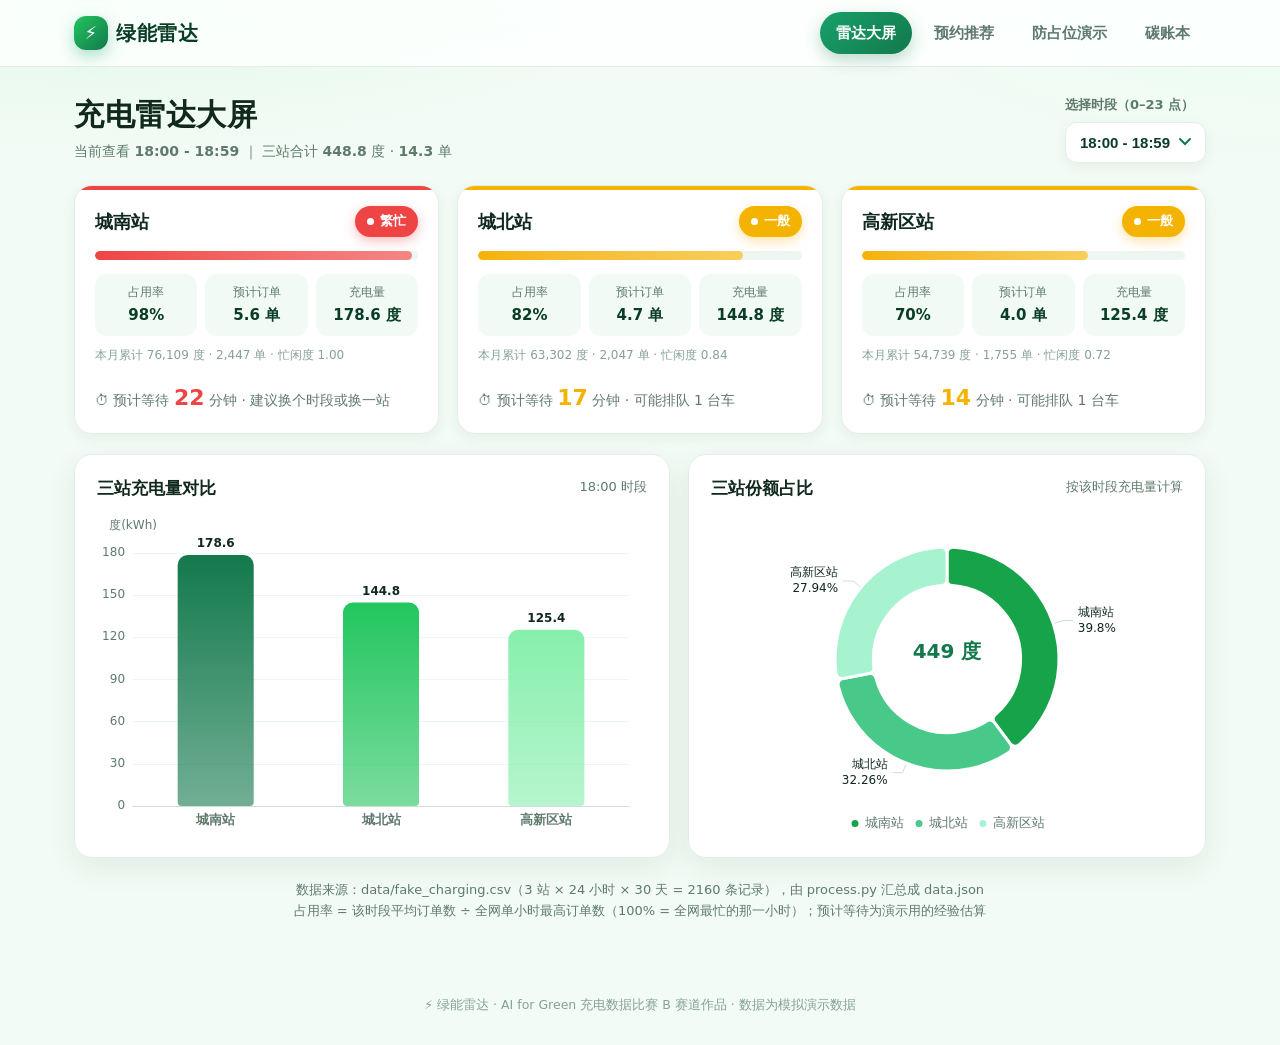
<file: index.html>
<!DOCTYPE html>
<html lang="zh-CN">
<head>
<meta charset="UTF-8">
<meta name="viewport" content="width=device-width, initial-scale=1">
<title>雷达大屏 · 绿能雷达</title>
<!-- 用内联 SVG 做网站图标，避免浏览器去请求 favicon.ico 而在控制台报 404 -->
<link rel="icon" href="data:image/svg+xml,<svg xmlns='http://www.w3.org/2000/svg' viewBox='0 0 64 64'><rect width='64' height='64' rx='16' fill='%2313794c'/><path d='M37 8 20 37h11l-4 19 17-26H33z' fill='%23a7f3d0'/></svg>">
<link rel="stylesheet" href="css/style.css">
</head>
<body>

<!-- ===== 顶部导航栏：4 个页面完全一样，只是 active 类跟着页面走 ===== -->
<header class="nav">
  <div class="nav-inner">
    <a class="logo" href="index.html"><span class="logo-bolt">⚡</span>绿能雷达</a>
    <nav class="nav-links">
      <a href="index.html" class="active">雷达大屏</a>
      <a href="recommend.html">预约推荐</a>
      <a href="demo.html">防占位演示</a>
      <a href="carbon.html">碳账本</a>
    </nav>
  </div>
</header>

<main class="container">

  <!-- ===== 标题区：左边标题，右边时间选择下拉框 ===== -->
  <section class="page-head">
    <div>
      <h1>充电雷达大屏</h1>
      <p class="subtitle" id="hourSummary">选择任意时段，看三个场站此刻的忙闲</p>
    </div>
    <div class="field">
      <label for="hourSelect">选择时段（0–23 点）</label>
      <select id="hourSelect" aria-label="选择时段"></select>
    </div>
  </section>

  <!-- 数据加载失败时这里会亮起来（默认隐藏） -->
  <div class="alert"></div>

  <!-- ===== 3 张场站状态卡片（内容由 JS 根据选中的小时生成） ===== -->
  <section class="station-grid" id="stationCards" aria-live="polite"></section>

  <!-- ===== 并排两张图：柱状图（充电量对比） + 饼图（份额） ===== -->
  <section class="chart-grid" style="margin-top: 20px;">
    <div class="card">
      <div class="card-title">
        <h2>三站充电量对比</h2>
        <span class="hint" id="barHint"></span>
      </div>
      <div class="chart" id="barChart"></div>
    </div>
    <div class="card">
      <div class="card-title">
        <h2>三站份额占比</h2>
        <span class="hint" id="pieHint"></span>
      </div>
      <div class="chart" id="pieChart"></div>
    </div>
  </section>

  <p class="footnote">
    数据来源：data/fake_charging.csv（3 站 × 24 小时 × 30 天 = 2160 条记录），由 process.py 汇总成 data.json<br>
    占用率 = 该时段平均订单数 ÷ 全网单小时最高订单数（100% = 全网最忙的那一小时）；预计等待为演示用的经验估算
  </p>
</main>

<!-- 先引图表库，再引共用函数，最后写这一页自己的逻辑 -->
<script src="js/echarts.min.js"></script>
<script src="js/charts.js"></script>
<script>
/* =========================================================================
   雷达大屏页逻辑
   1. 生成 0-23 点的下拉选项
   2. 读 data.json
   3. 选中的小时一变 -> 重画卡片 + 两张图
   ========================================================================= */
(function () {
  "use strict";

  // 页面状态：当前选中的小时、数据。默认停在 18 点（晚高峰，最有看头）
  var state = { hour: 18, data: null };

  var hourSelect = document.getElementById("hourSelect");

  /* ---------- 1. 生成下拉框选项：0-23 点 ---------- */
  for (var h = 0; h < 24; h++) {
    var option = document.createElement("option");
    option.value = String(h);
    option.textContent = ChartKit.pad2(h) + ":00 - " + ChartKit.pad2(h) + ":59";
    hourSelect.appendChild(option);
  }
  hourSelect.value = String(state.hour);

  /* ---------- 2. 切换时间：改状态 + 重画 ---------- */
  hourSelect.addEventListener("change", function () {
    state.hour = Number(hourSelect.value);
    render();
  });

  /* ---------- 3. 读数据（读到了再第一次渲染） ---------- */
  ChartKit.loadData()
    .then(function (data) {
      state.data = data;
      render();
    })
    .catch(function (error) {
      // 错误提示已经在 ChartKit.loadData 里显示到页面上了
      console.warn("数据加载失败：", error);
    });

  /* ---------- 4. 核心渲染函数 ---------- */
  function render() {
    var data = state.data;
    if (!data) return;

    var hour = state.hour;
    var stations = data.stations;
    var totalKwh = 0;    // 该时段三站合计充电量
    var totalOrders = 0; // 该时段三站合计订单数

    // 用数组收集每张卡片的 HTML，最后一次性塞进页面（比逐个 append 快）
    var cardsHtml = stations.map(function (station) {
      var ratio = ChartKit.occupancy(data, hour, station);   // 占用率 0~1
      var status = ChartKit.statusOf(ratio);                 // 空闲/一般/繁忙 + 颜色
      var wait = ChartKit.waitMinutes(ratio);                // 预计等待分钟
      var orders = ChartKit.ordersAt(data, hour, station);   // 该时段平均订单数
      var kwh = ChartKit.kwhAt(data, hour, station);         // 该时段平均充电量
      var month = data.overview[station] || {};              // 本月累计（来自 overview）

      totalKwh += kwh;
      totalOrders += orders;

      return [
        // --state-color 让 css 里的状态色跟着走（进度条、徽标、等待数字都吃这个变量）
        '<article class="station-card" style="--state-color: ' + status.color + '">',
        '  <div class="station-top">',
        '    <h3>' + station + '</h3>',
        '    <span class="badge"><span class="dot"></span>' + status.label + '</span>',
        "  </div>",
        '  <div class="meter"><span style="width: ' + Math.min(100, Math.round(ratio * 100)) + '%"></span></div>',
        '  <ul class="station-stats">',
        "    <li><span>占用率</span><strong>" + ChartKit.formatPercent(ratio) + "</strong></li>",
        "    <li><span>预计订单</span><strong>" + orders.toFixed(1) + " 单</strong></li>",
        "    <li><span>充电量</span><strong>" + ChartKit.formatNumber(kwh, 1) + " 度</strong></li>",
        "  </ul>",
        // 这一行用的是"整月累计"数据（overview），说明这个站平时有多忙
        '  <p class="month-line">本月累计 ' + ChartKit.formatNumber(month["充电量"] || 0, 0) + " 度 · " +
        ChartKit.formatNumber(month["订单数"] || 0, 0) + " 单 · 忙闲度 " +
        (typeof month["忙闲度"] === "number" ? month["忙闲度"].toFixed(2) : "—") + "</p>",
        '  <p class="wait-line">⏱ 预计等待 <b>' + wait + "</b> 分钟 · " + status.advice + "</p>",
        "</article>"
      ].join("");
    }).join("");

    document.getElementById("stationCards").innerHTML = cardsHtml;

    // 标题下面的汇总文案
    document.getElementById("hourSummary").innerHTML =
      "当前查看 <b>" + ChartKit.pad2(hour) + ":00 - " + ChartKit.pad2(hour) + ":59</b>" +
      " ｜ 三站合计 <b>" + ChartKit.formatNumber(totalKwh, 1) + "</b> 度 · <b>" +
      totalOrders.toFixed(1) + "</b> 单";

    // 两张图：把新的 hour 传进去重新 setOption
    ChartKit.createBarChart("barChart", data, hour);
    ChartKit.createPieChart("pieChart", data, hour);

    document.getElementById("barHint").textContent = ChartKit.pad2(hour) + ":00 时段";
    document.getElementById("pieHint").textContent = "按该时段充电量计算";
  }
})();
</script>

<footer class="site-foot">⚡ 绿能雷达 · AI for Green 充电数据比赛 B 赛道作品 · 数据为模拟演示数据</footer>

</body>
</html>
</file>
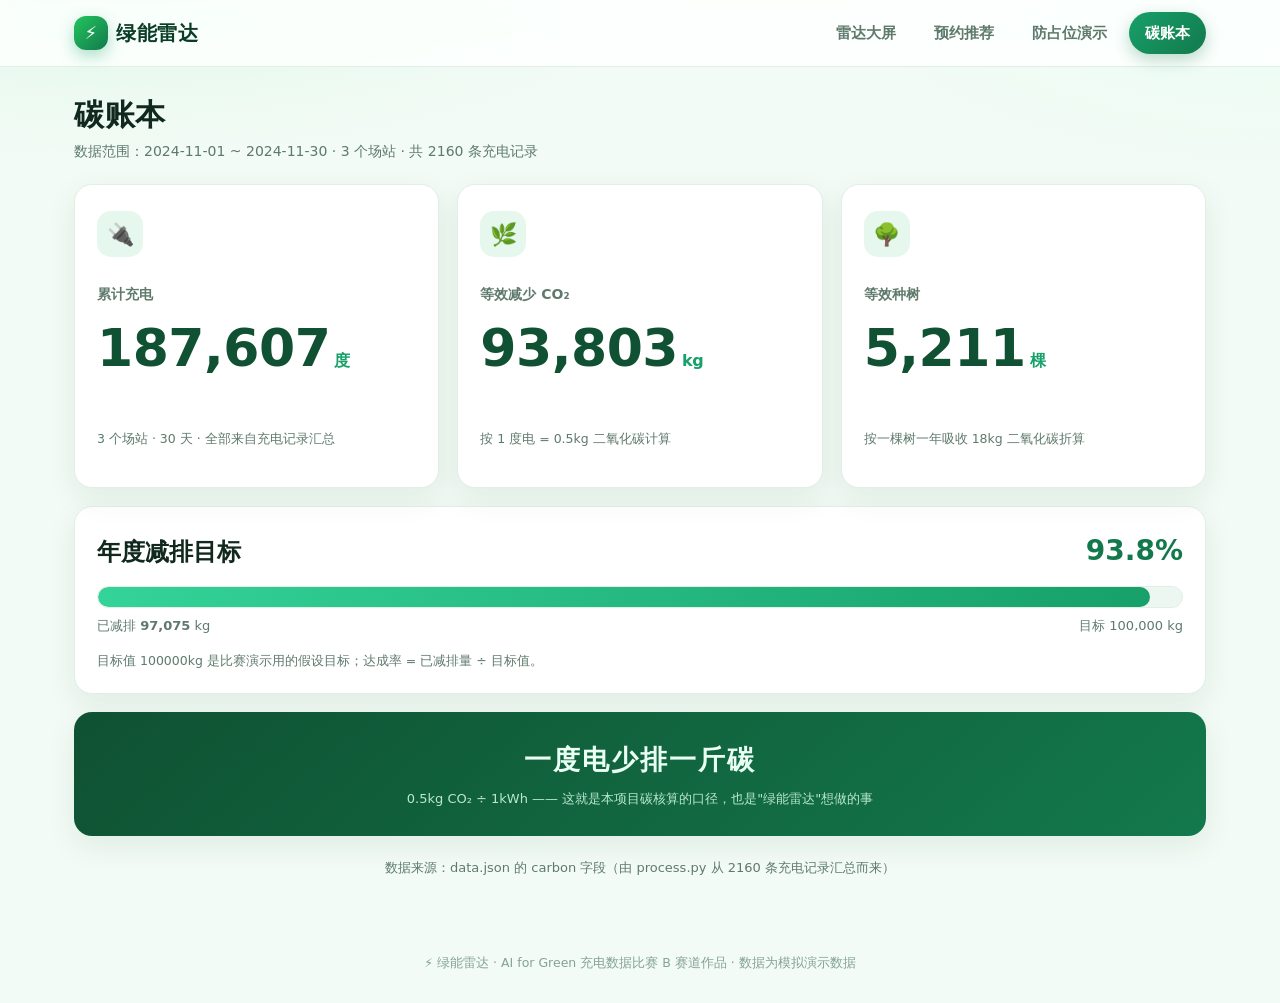
<file: carbon.html>
<!DOCTYPE html>
<html lang="zh-CN">
<head>
<meta charset="UTF-8">
<meta name="viewport" content="width=device-width, initial-scale=1">
<title>碳账本 · 绿能雷达</title>
<link rel="icon" href="data:image/svg+xml,<svg xmlns='http://www.w3.org/2000/svg' viewBox='0 0 64 64'><rect width='64' height='64' rx='16' fill='%2313794c'/><path d='M37 8 20 37h11l-4 19 17-26H33z' fill='%23a7f3d0'/></svg>">
<link rel="stylesheet" href="css/style.css">
</head>
<body>

<!-- ===== 顶部导航栏：4 个页面完全一样，只是 active 类跟着页面走 ===== -->
<header class="nav">
  <div class="nav-inner">
    <a class="logo" href="index.html"><span class="logo-bolt">⚡</span>绿能雷达</a>
    <nav class="nav-links">
      <a href="index.html">雷达大屏</a>
      <a href="recommend.html">预约推荐</a>
      <a href="demo.html">防占位演示</a>
      <a href="carbon.html" class="active">碳账本</a>
    </nav>
  </div>
</header>

<main class="container">

  <!-- ===== 标题区 ===== -->
  <section class="page-head">
    <div>
      <h1>碳账本</h1>
      <p class="subtitle" id="rangeNote">这一个月，三个场站一共减少了多少碳排放？</p>
    </div>
  </section>

  <div class="alert"></div>

  <!-- ===== 3 个超大数字卡片（数字由 JS 从 0 滚动上去） ===== -->
  <section class="stat-grid" id="statNumbers">
    <article class="stat-card">
      <span class="stat-icon">🔌</span>
      <p class="stat-label">累计充电</p>
      <p class="stat-value"><span class="count" id="countKwh">0</span><span class="stat-unit">度</span></p>
      <p class="stat-note">3 个场站 · 30 天 · 全部来自充电记录汇总</p>
    </article>

    <article class="stat-card">
      <span class="stat-icon">🌿</span>
      <p class="stat-label">等效减少 CO₂</p>
      <p class="stat-value"><span class="count" id="countCarbon">0</span><span class="stat-unit">kg</span></p>
      <p class="stat-note">按 1 度电 = 0.5kg 二氧化碳计算</p>
    </article>

    <article class="stat-card">
      <span class="stat-icon">🌳</span>
      <p class="stat-label">等效种树</p>
      <p class="stat-value"><span class="count" id="countTree">0</span><span class="stat-unit">棵</span></p>
      <p class="stat-note">按一棵树一年吸收 18kg 二氧化碳折算</p>
    </article>
  </section>

  <!-- ===== 年度减排目标进度条 ===== -->
  <section class="card">
    <div class="progress-head">
      <h2>年度减排目标</h2>
      <span class="percent"><span id="percentNum">0</span>%</span>
    </div>
    <div class="progress" id="progressBar">
      <span id="progressFill"></span>
    </div>
    <div class="progress-foot">
      <span>已减排 <b id="doneText">0</b> kg</span>
      <span>目标 100,000 kg</span>
    </div>
    <p class="muted" style="margin: 14px 0 0; font-size: 12.5px;">
      目标值 100000kg 是比赛演示用的假设目标；达成率 = 已减排量 ÷ 目标值。
    </p>
  </section>

  <!-- ===== 底部金句 ===== -->
  <p class="quote" id="quote">
    一度电少排一斤碳
    <small>0.5kg CO₂ ÷ 1kWh —— 这就是本项目碳核算的口径，也是"绿能雷达"想做的事</small>
  </p>

  <p class="footnote">
    数据来源：data.json 的 carbon 字段（由 process.py 从 2160 条充电记录汇总而来）
  </p>
</main>

<script src="js/echarts.min.js"></script>
<script src="js/charts.js"></script>
<script>
/* =========================================================================
   碳账本页逻辑
   1. 从 data.json 读 carbon 三个数字
   2. 用 requestAnimationFrame 做"从 0 滚动上涨"的动画
   3. 进度条按 已减排 ÷ 100000 展开
   ========================================================================= */
(function () {
  "use strict";

  var GOAL_KG = 100000; // 年度减排目标（演示用假设值，单位 kg）

  /**
   * 数字滚动动画
   * @param {HTMLElement} el       要变化的元素
   * @param {number} target        最终值
   * @param {number} decimals      保留几位小数
   * @param {number} duration      动画时长（毫秒）
   */
  function countUp(el, target, decimals, duration) {
    var startTime = null;
    function step(now) {
      if (startTime === null) startTime = now;
      var progress = Math.min(1, (now - startTime) / duration);
      // easeOutCubic：开头快、结尾慢，看起来更"高级"
      var eased = 1 - Math.pow(1 - progress, 3);
      var current = target * eased;
      el.textContent = ChartKit.formatNumber(current, decimals);
      if (progress < 1) {
        requestAnimationFrame(step);
      } else {
        el.textContent = ChartKit.formatNumber(target, decimals); // 收尾时精确等于目标值
      }
    }
    requestAnimationFrame(step);
  }

  ChartKit.loadData()
    .then(function (data) {
      var carbon = data.carbon;

      // ---- 1. 三个大数字：先写 data-target（方便调试/测试），再启动滚动动画 ----
      // 元素 id -> data.json 里的字段名，一一对应，改数据不用改结构
      var targets = [
        { id: "countKwh", key: "总充电量", decimals: 0 },
        { id: "countCarbon", key: "减排kg", decimals: 0 },
        { id: "countTree", key: "等效种树", decimals: 0 }
      ];

      targets.forEach(function (item) {
        var el = document.getElementById(item.id);
        if (!el) return; // 元素不存在就跳过，避免整页报错
        var value = carbon[item.key];
        if (typeof value !== "number") value = 0; // 数据缺失时显示 0，而不是 NaN
        el.setAttribute("data-target", String(value));
        countUp(el, value, item.decimals, 1600);
      });

      // ---- 2. 进度条 ----
      var percent = Math.min(100, (carbon["减排kg"] / GOAL_KG) * 100);
      var fill = document.getElementById("progressFill");
      var percentNum = document.getElementById("percentNum");
      var doneText = document.getElementById("doneText");

      // 先设 0 再设真实值，宽度变化才会触发 css 里的 transition 动画
      fill.style.width = "0%";
      requestAnimationFrame(function () {
        fill.style.width = percent.toFixed(2) + "%";
      });

      // 右上角的百分比数字也跟着从 0 滚上去
      countUp(percentNum, percent, 1, 1600);

      doneText.textContent = ChartKit.formatNumber(carbon["减排kg"], 0);
      document.getElementById("rangeNote").textContent =
        "数据范围：" + data.meta["日期范围"] + " · " + data.meta["场站数"] + " 个场站 · 共 " + data.meta["记录数"] + " 条充电记录";
    })
    .catch(function (error) {
      console.warn("数据加载失败：", error);
    });
})();
</script>

<footer class="site-foot">⚡ 绿能雷达 · AI for Green 充电数据比赛 B 赛道作品 · 数据为模拟演示数据</footer>

</body>
</html>
</file>
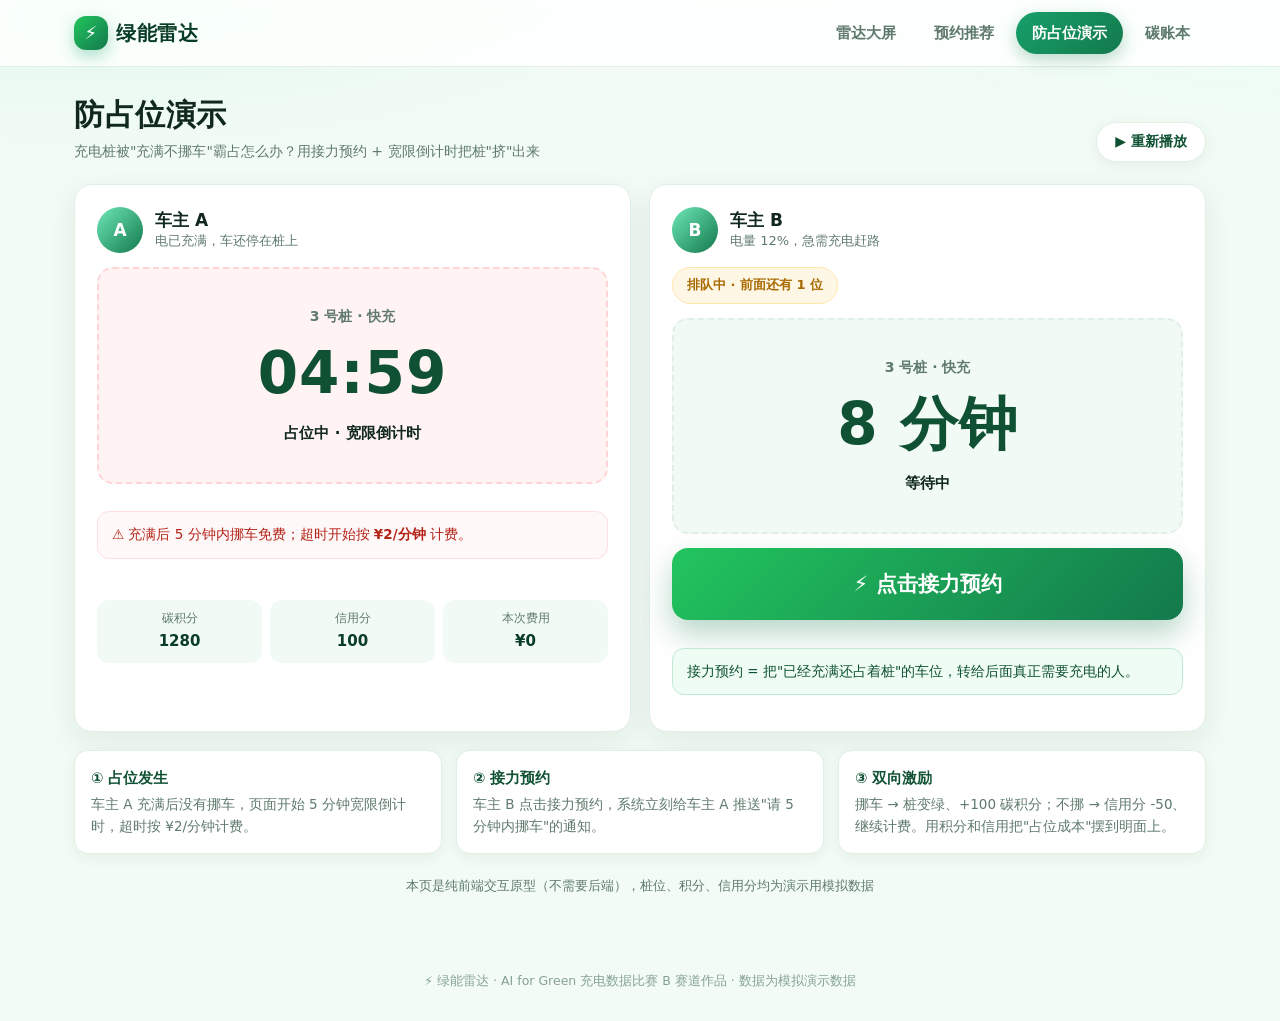
<file: demo.html>
<!DOCTYPE html>
<html lang="zh-CN">
<head>
<meta charset="UTF-8">
<meta name="viewport" content="width=device-width, initial-scale=1">
<title>防占位演示 · 绿能雷达</title>
<link rel="icon" href="data:image/svg+xml,<svg xmlns='http://www.w3.org/2000/svg' viewBox='0 0 64 64'><rect width='64' height='64' rx='16' fill='%2313794c'/><path d='M37 8 20 37h11l-4 19 17-26H33z' fill='%23a7f3d0'/></svg>">
<link rel="stylesheet" href="css/style.css">
</head>
<body>

<!-- ===== 顶部导航栏：4 个页面完全一样，只是 active 类跟着页面走 ===== -->
<header class="nav">
  <div class="nav-inner">
    <a class="logo" href="index.html"><span class="logo-bolt">⚡</span>绿能雷达</a>
    <nav class="nav-links">
      <a href="index.html">雷达大屏</a>
      <a href="recommend.html">预约推荐</a>
      <a href="demo.html" class="active">防占位演示</a>
      <a href="carbon.html">碳账本</a>
    </nav>
  </div>
</header>

<main class="container">

  <!-- ===== 标题区 + 重新播放按钮 ===== -->
  <section class="page-head">
    <div>
      <h1>防占位演示</h1>
      <p class="subtitle">充电桩被"充满不挪车"霸占怎么办？用接力预约 + 宽限倒计时把桩"挤"出来</p>
    </div>
    <button class="btn-ghost" id="replayBtn" type="button">▶ 重新播放</button>
  </section>

  <!-- ===== 左右分栏：车主A（占位中） / 车主B（排队中） ===== -->
  <section class="demo-grid">

    <!-- 左：车主 A -->
    <article class="actor-card">
      <div class="actor-head">
        <div class="avatar">A</div>
        <div>
          <h3>车主 A</h3>
          <p>电已充满，车还停在桩上</p>
        </div>
      </div>

      <div class="pile is-occupied" id="pileA">
        <p class="pile-name">3 号桩 · 快充</p>
        <p class="countdown" id="countdown">05:00</p>
        <p class="pile-state" id="pileAState">占位中 · 宽限倒计时</p>
      </div>

      <p class="tip" id="tipA">⚠️ 充满后 5 分钟内挪车免费；超时开始按 <b>¥2/分钟</b> 计费。</p>

      <ul class="station-stats">
        <li><span>碳积分</span><strong id="scoreA">1280</strong></li>
        <li><span>信用分</span><strong id="creditA">100</strong></li>
        <li><span>本次费用</span><strong id="feeA">¥0</strong></li>
      </ul>
    </article>

    <!-- 右：车主 B -->
    <article class="actor-card">
      <div class="actor-head">
        <div class="avatar">B</div>
        <div>
          <h3>车主 B</h3>
          <p>电量 12%，急需充电赶路</p>
        </div>
      </div>

      <span class="queue-badge" id="queueBadge">排队中 · 前面还有 1 位</span>

      <div class="pile" id="pileB">
        <p class="pile-name">3 号桩 · 快充</p>
        <p class="countdown" id="countdownB">8 分钟</p>
        <p class="pile-state" id="pileBState">等待中</p>
      </div>

      <button class="big-cta" id="relayBtn" type="button">⚡ 点击接力预约</button>

      <p class="tip is-good" id="tipB">接力预约 = 把"已经充满还占着桩"的车位，转给后面真正需要充电的人。</p>
    </article>
  </section>

  <!-- ===== 弹窗（默认隐藏，由 JS 控制显示/变色） ===== -->
  <div class="modal-mask" id="modalMask" role="dialog" aria-modal="true" aria-labelledby="modalTitle">
    <div class="modal" id="modal">
      <h3 id="modalTitle">有人急需充电，请 5 分钟内挪车</h3>
      <p id="modalBody">车主 B 电量仅剩 12%，已经在 3 号桩排队等待。</p>
      <p class="score" id="modalScore" style="display: none;">+100 积分</p>

      <!-- 两个选择：挪车 / 不挪 -->
      <div class="modal-actions" id="choiceActions">
        <button class="btn" id="moveBtn" type="button">🚗 我马上挪车</button>
        <button class="btn btn-danger" id="rejectBtn" type="button">我不挪</button>
      </div>

      <!-- 结果出来后只留一个"知道了" -->
      <div class="modal-actions" id="closeActions" style="display: none;">
        <button class="btn-ghost" id="closeBtn" type="button">知道了</button>
      </div>
    </div>
  </div>

  <!-- ===== 剧本说明（给评委看的三步） ===== -->
  <section class="steps">
    <div class="step"><b>① 占位发生</b>车主 A 充满后没有挪车，页面开始 5 分钟宽限倒计时，超时按 ¥2/分钟计费。</div>
    <div class="step"><b>② 接力预约</b>车主 B 点击接力预约，系统立刻给车主 A 推送"请 5 分钟内挪车"的通知。</div>
    <div class="step"><b>③ 双向激励</b>挪车 → 桩变绿、+100 碳积分；不挪 → 信用分 -50、继续计费。用积分和信用把"占位成本"摆到明面上。</div>
  </section>

  <p class="footnote">
    本页是纯前端交互原型（不需要后端），桩位、积分、信用分均为演示用模拟数据
  </p>
</main>

<script src="js/echarts.min.js"></script>
<script src="js/charts.js"></script>
<script>
/* =========================================================================
   防占位演示页逻辑（纯前端，不需要后端）
   状态机：grace（宽限中） -> handoff（已接力） / overtime（超时计费）
            -> handoff 后：挪车（+100 积分）或 不挪（-50 信用分）
   ========================================================================= */
(function () {
  "use strict";

  var GRACE_SECONDS = 300;      // 宽限时间：5 分钟 = 300 秒
  var RELAY_WINDOW = 300;       // 给车主 A 的挪车时限（秒），演示用固定 5:00

  // 页面状态
  var state = {
    remain: GRACE_SECONDS,  // 宽限倒计时剩余秒数
    fee: 0,                 // 累计超时费用
    credit: 100,            // 信用分
    score: 1280,            // 碳积分
    phase: "grace",         // grace / handoff / penalized
    timer: null
  };

  // 把所有要操作的 DOM 抓出来（抓一次，后面反复用）
  var el = {
    countdown: document.getElementById("countdown"),
    pileA: document.getElementById("pileA"),
    pileAState: document.getElementById("pileAState"),
    pileB: document.getElementById("pileB"),
    pileBState: document.getElementById("pileBState"),
    countdownB: document.getElementById("countdownB"),
    queueBadge: document.getElementById("queueBadge"),
    tipA: document.getElementById("tipA"),
    scoreA: document.getElementById("scoreA"),
    creditA: document.getElementById("creditA"),
    feeA: document.getElementById("feeA"),
    relayBtn: document.getElementById("relayBtn"),
    replayBtn: document.getElementById("replayBtn"),
    mask: document.getElementById("modalMask"),
    modal: document.getElementById("modal"),
    modalTitle: document.getElementById("modalTitle"),
    modalBody: document.getElementById("modalBody"),
    modalScore: document.getElementById("modalScore"),
    choiceActions: document.getElementById("choiceActions"),
    closeActions: document.getElementById("closeActions"),
    moveBtn: document.getElementById("moveBtn"),
    rejectBtn: document.getElementById("rejectBtn"),
    closeBtn: document.getElementById("closeBtn")
  };

  /* ---------- 小工具 ---------- */
  /** 秒 -> "mm:ss" */
  function formatTime(totalSeconds) {
    var m = Math.floor(totalSeconds / 60);
    var s = totalSeconds % 60;
    return (m < 10 ? "0" + m : m) + ":" + (s < 10 ? "0" + s : s);
  }

  /** 切换桩的样式类（三种状态互斥） */
  function setPileState(pile, className) {
    pile.classList.remove("is-idle", "is-occupied", "is-warn");
    if (className) pile.classList.add(className);
  }

  /* ---------- 1. 倒计时 ---------- */
  function startTimer() {
    clearInterval(state.timer);
    state.timer = setInterval(function () {
      state.remain = Math.max(0, state.remain - 1);
      el.countdown.textContent = formatTime(state.remain);
      if (state.remain === 0) onOvertime();
    }, 1000);
  }

  /** 宽限时间用完：开始超时计费 */
  function onOvertime() {
    if (state.phase !== "grace") return;
    state.phase = "penalized";
    clearInterval(state.timer);
    setPileState(el.pileA, "is-warn");
    el.pileAState.textContent = "已超时 · 正在计费";
    el.tipA.textContent = "⏰ 已超过宽限时间，超时费 ¥2/分钟，将自动从账户扣除。";
  }

  /* ---------- 2. 弹窗控制 ---------- */
  /**
   * @param {"ask"|"good"|"bad"} kind  ask=向车主A发挪车请求 good=挪车成功 bad=拒绝挪车
   */
  function showModal(kind) {
    el.mask.classList.add("show");
    el.modal.classList.remove("is-good", "is-bad");
    el.modalScore.style.display = "none";
    el.choiceActions.style.display = "none";
    el.closeActions.style.display = "none";

    if (kind === "ask") {
      // 第一阶段：有人急需充电，请挪车（红色，两个按钮）
      el.modal.classList.add("is-bad");
      el.modalTitle.textContent = "有人急需充电，请 5 分钟内挪车";
      el.modalBody.textContent = "车主 B 电量仅剩 12%，已经在 3 号桩排队。挪车可以获得 100 碳积分。";
      el.choiceActions.style.display = "flex";
    } else if (kind === "good") {
      // 第二阶段 A：文明挪车，奖励积分（绿色）
      el.modal.classList.add("is-good");
      el.modalTitle.textContent = "文明挪车 +100 碳积分";
      el.modalBody.textContent = "车主 B 已开始充电，你把 3 号桩让给了更需要的人。";
      el.modalScore.textContent = "+100 积分";
      el.modalScore.style.display = "block";
      el.closeActions.style.display = "flex";
    } else {
      // 第二阶段 B：拒绝挪车，扣费扣分（红色）
      el.modal.classList.add("is-bad");
      el.modalTitle.textContent = "超时扣费 ¥2/分钟";
      el.modalBody.textContent = "信用分 -50，本次占位费用将在离场时一起结算。";
      el.modalScore.textContent = "-50 信用分";
      el.modalScore.style.display = "block";
      el.closeActions.style.display = "flex";
    }
  }

  function hideModal() {
    el.mask.classList.remove("show");
  }

  /* ---------- 3. 车主 B 点"接力预约" ---------- */
  function onRelay() {
    if (state.phase === "handoff") return; // 已经在充电了，别重复点
    showModal("ask");
    // 给桩 A 一个"被催促"的提示色
    if (state.phase === "grace") {
      setPileState(el.pileA, "is-warn");
      el.pileAState.textContent = "被催挪车 · 倒计时中";
    }
  }

  /* ---------- 4. 车主 A 选择"我马上挪车" ---------- */
  function onMove() {
    state.phase = "handoff";
    clearInterval(state.timer);

    // 桩让出来了：变绿 + 车主 B 开始充电
    setPileState(el.pileA, "is-idle");
    el.pileAState.textContent = "已挪车 · 桩已空闲";
    el.countdown.textContent = formatTime(Math.max(0, state.remain));
    el.tipA.textContent = "✅ 文明挪车已记录，本次免收占位费，碳积分 +100。";

    setPileState(el.pileB, "is-idle");
    el.pileBState.textContent = "充电中 · 已开始";
    el.countdownB.textContent = "已开始";
    el.queueBadge.textContent = "已完成接力 · 正在充电";
    el.relayBtn.disabled = true;
    el.relayBtn.textContent = "✅ 已接力成功";

    // 积分 +100，信用分不变
    state.score += 100;
    el.scoreA.textContent = String(state.score);

    showModal("good");
  }

  /* ---------- 5. 车主 A 选择"我不挪" ---------- */
  function onReject() {
    state.phase = "penalized";
    clearInterval(state.timer);

    setPileState(el.pileA, "is-occupied");
    el.pileAState.textContent = "仍占位 · 超时计费中";
    el.tipA.textContent = "⏰ 超时费 ¥2/分钟已开始累计，信用分同步扣减。";

    // 信用分 -50
    state.credit = Math.max(0, state.credit - 50);
    el.creditA.textContent = String(state.credit);

    showModal("bad");
  }

  /* ---------- 6. 重新播放：把所有东西恢复初始值 ---------- */
  function reset() {
    clearInterval(state.timer);
    state.remain = GRACE_SECONDS;
    state.fee = 0;
    state.credit = 100;
    state.score = 1280;
    state.phase = "grace";

    hideModal();
    setPileState(el.pileA, "is-occupied");
    el.pileAState.textContent = "占位中 · 宽限倒计时";
    el.countdown.textContent = formatTime(GRACE_SECONDS);
    el.tipA.innerHTML = "⚠️ 充满后 5 分钟内挪车免费；超时开始按 <b>¥2/分钟</b> 计费。";

    setPileState(el.pileB, null);
    el.pileBState.textContent = "等待中";
    el.countdownB.textContent = "8 分钟";
    el.queueBadge.textContent = "排队中 · 前面还有 1 位";
    el.relayBtn.disabled = false;
    el.relayBtn.textContent = "⚡ 点击接力预约";

    el.scoreA.textContent = String(state.score);
    el.creditA.textContent = String(state.credit);
    el.feeA.textContent = "¥0";

    startTimer();
  }

  /* ---------- 7. 绑定事件 + 启动 ---------- */
  el.relayBtn.addEventListener("click", onRelay);
  el.moveBtn.addEventListener("click", onMove);
  el.rejectBtn.addEventListener("click", onReject);
  el.closeBtn.addEventListener("click", hideModal);
  el.replayBtn.addEventListener("click", reset);

  reset(); // 页面打开就进入"倒计时中"的状态
})();
</script>

<footer class="site-foot">⚡ 绿能雷达 · AI for Green 充电数据比赛 B 赛道作品 · 数据为模拟演示数据</footer>

</body>
</html>
</file>
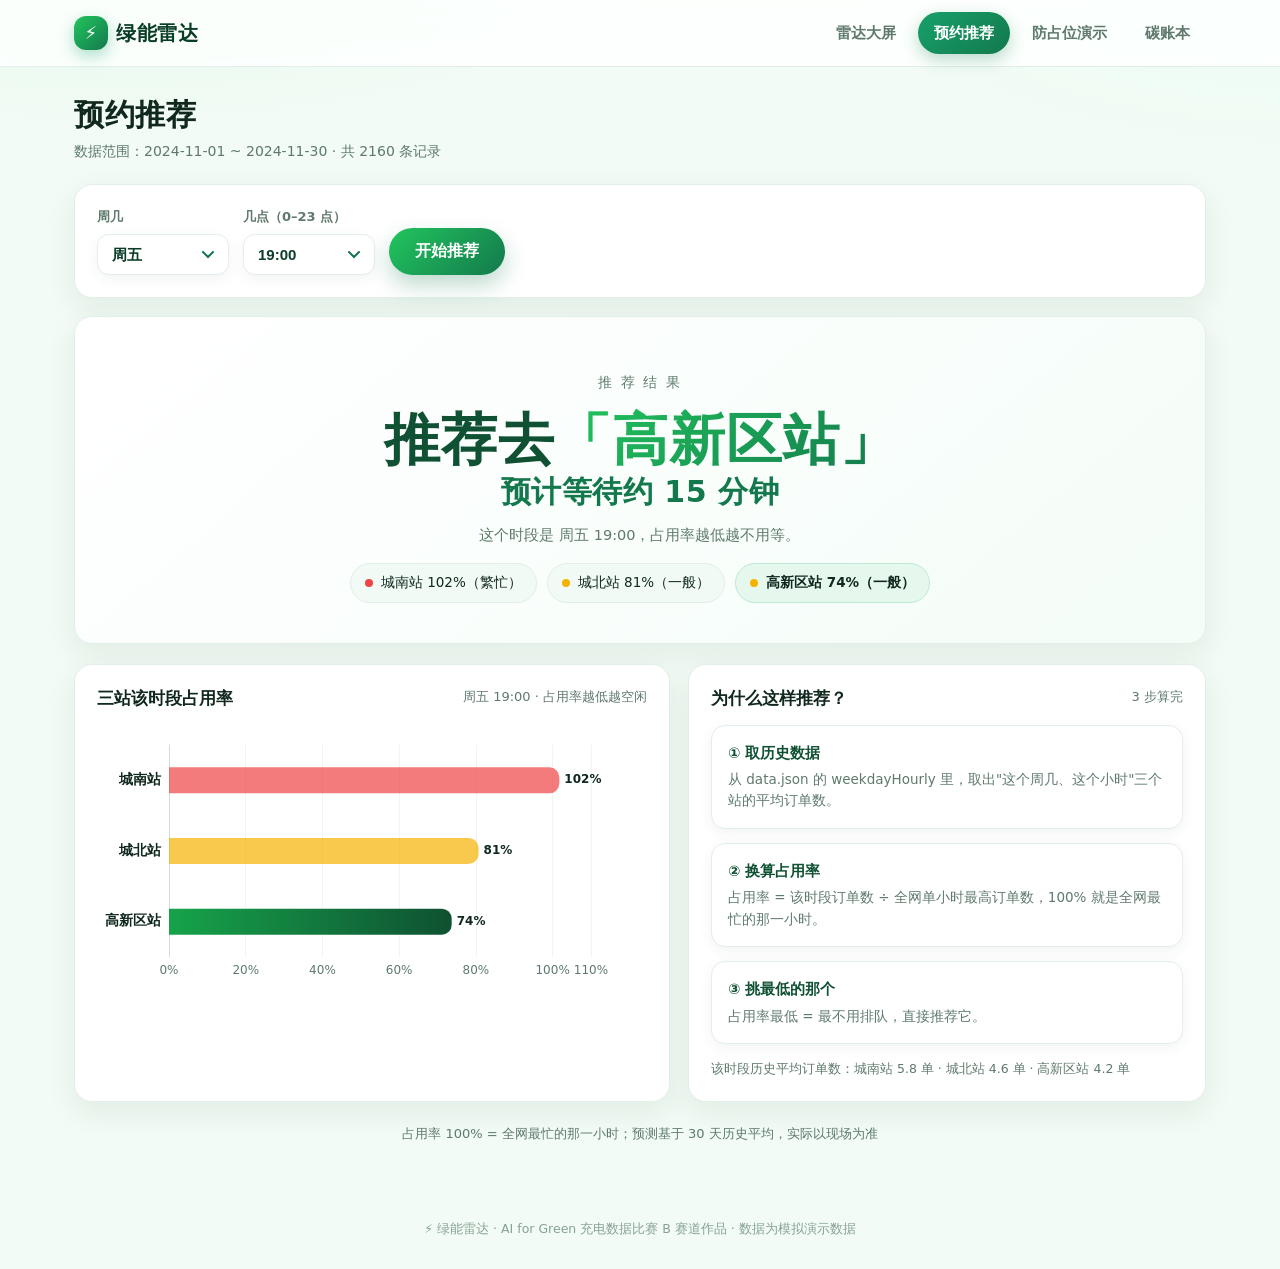
<file: recommend.html>
<!DOCTYPE html>
<html lang="zh-CN">
<head>
<meta charset="UTF-8">
<meta name="viewport" content="width=device-width, initial-scale=1">
<title>预约推荐 · 绿能雷达</title>
<link rel="icon" href="data:image/svg+xml,<svg xmlns='http://www.w3.org/2000/svg' viewBox='0 0 64 64'><rect width='64' height='64' rx='16' fill='%2313794c'/><path d='M37 8 20 37h11l-4 19 17-26H33z' fill='%23a7f3d0'/></svg>">
<link rel="stylesheet" href="css/style.css">
</head>
<body>

<!-- ===== 顶部导航栏：4 个页面完全一样，只是 active 类跟着页面走 ===== -->
<header class="nav">
  <div class="nav-inner">
    <a class="logo" href="index.html"><span class="logo-bolt">⚡</span>绿能雷达</a>
    <nav class="nav-links">
      <a href="index.html">雷达大屏</a>
      <a href="recommend.html" class="active">预约推荐</a>
      <a href="demo.html">防占位演示</a>
      <a href="carbon.html">碳账本</a>
    </nav>
  </div>
</header>

<main class="container">

  <!-- ===== 标题区 ===== -->
  <section class="page-head">
    <div>
      <h1>预约推荐</h1>
      <p class="subtitle" id="dataNote">选好周几和几点，绿能雷达帮你挑最不用等的那一站</p>
    </div>
  </section>

  <div class="alert"></div>

  <!-- ===== 两个下拉框 + 开始推荐按钮 ===== -->
  <section class="card">
    <div class="control-bar">
      <div class="field">
        <label for="weekdaySelect">周几</label>
        <select id="weekdaySelect" aria-label="选择周几"></select>
      </div>
      <div class="field">
        <label for="hourSelect">几点（0–23 点）</label>
        <select id="hourSelect" aria-label="选择小时"></select>
      </div>
      <button class="btn" id="recommendBtn" type="button">开始推荐</button>
    </div>
  </section>

  <!-- ===== 推荐结果：中间超大字号 ===== -->
  <section class="result-card" id="resultBox" aria-live="polite">
    <p class="result-label">推 荐 结 果</p>
    <p class="result-main" id="resultMain">点击「开始推荐」</p>
    <p class="result-sub" id="resultSub">先选周几和几点，再点上面的按钮</p>
    <div class="compare" id="compareChips"></div>
  </section>

  <!-- ===== 左边横向条形图，右边解释数据怎么来的 ===== -->
  <section class="chart-grid" style="margin-top: 20px;">
    <div class="card">
      <div class="card-title">
        <h2>三站该时段占用率</h2>
        <span class="hint" id="hbarHint"></span>
      </div>
      <div class="chart" id="hbarChart" style="height: 260px;"></div>
    </div>
    <div class="card">
      <div class="card-title">
        <h2>为什么这样推荐？</h2>
        <span class="hint">3 步算完</span>
      </div>
      <div class="steps" style="grid-template-columns: 1fr; margin-top: 0;">
        <div class="step"><b>① 取历史数据</b>从 data.json 的 weekdayHourly 里，取出"这个周几、这个小时"三个站的平均订单数。</div>
        <div class="step"><b>② 换算占用率</b>占用率 = 该时段订单数 ÷ 全网单小时最高订单数，100% 就是全网最忙的那一小时。</div>
        <div class="step"><b>③ 挑最低的那个</b>占用率最低 = 最不用排队，直接推荐它。</div>
      </div>
      <p class="muted" id="orderNote" style="margin: 14px 0 0; font-size: 12.5px; line-height: 1.7;"></p>
    </div>
  </section>

  <p class="footnote">
    占用率 100% = 全网最忙的那一小时；预测基于 30 天历史平均，实际以现场为准
  </p>
</main>

<script src="js/echarts.min.js"></script>
<script src="js/charts.js"></script>
<script src="js/recommend.js"></script>

<footer class="site-foot">⚡ 绿能雷达 · AI for Green 充电数据比赛 B 赛道作品 · 数据为模拟演示数据</footer>

</body>
</html>
</file>
<file: css/style.css>
/* =========================================================================
   绿能雷达 · 统一样式表（所有页面共用这一个 css 文件）
   目录：
     1. 主题变量（颜色、圆角、阴影）
     2. 基础重置与页面背景
     3. 顶部导航栏
     4. 通用布局：容器 / 标题区 / 卡片
     5. 雷达大屏：场站状态卡片
     6. 图表容器
     7. 预约推荐页：选择器 / 推荐结果 / 条形图
     8. 碳账本页：大数字卡片 / 进度条
     9. 防占位演示页：左右分栏 / 弹窗 / 按钮
    10. 小工具类 + 响应式
   ========================================================================= */

/* ---------- 1. 主题变量：改这里就能整体换肤 ---------- */
:root {
  --green-950: #082b1a;
  --green-900: #0a3d26;
  --green-800: #0f5132;
  --green-700: #13794c;
  --green-600: #17a06a;
  --green-500: #22c55e;
  --green-400: #4ade80;
  --green-100: #e6f7ee;
  --green-50: #f1faf5;

  --bg: #f2fbf5;
  --card: #ffffff;
  --text: #10281d;
  --muted: #5f7a6d;
  --line: #e2efe7;

  --idle: #22c55e;    /* 绿：空闲 */
  --normal: #f5b301;  /* 黄：一般 */
  --busy: #ef4444;    /* 红：繁忙 */

  --radius: 18px;
  --shadow: 0 10px 30px rgba(13, 66, 41, .08);
  --shadow-sm: 0 4px 14px rgba(13, 66, 41, .06);
}

/* ---------- 2. 基础重置与页面背景 ---------- */
* { box-sizing: border-box; }

html, body { margin: 0; padding: 0; }

body {
  font-family: "PingFang SC", "Microsoft YaHei", "Hiragino Sans GB", system-ui, -apple-system, "Segoe UI", sans-serif;
  color: var(--text);
  min-height: 100vh;
  /* 浅绿底 + 两团柔光，比纯色更有"大屏"质感 */
  background:
    radial-gradient(1100px 460px at 8% -12%, #d8f7e5 0%, transparent 60%),
    radial-gradient(900px 420px at 102% -6%, #e9fff3 0%, transparent 55%),
    var(--bg);
  -webkit-font-smoothing: antialiased;
  line-height: 1.6;
}

a { color: inherit; text-decoration: none; }
h1, h2, h3, h4 { margin: 0; line-height: 1.3; }
ul { margin: 0; padding: 0; list-style: none; }
button { font-family: inherit; }

/* ---------- 3. 顶部导航栏（4 个页面完全一致） ---------- */
.nav {
  position: sticky;
  top: 0;
  z-index: 50;
  background: rgba(255, 255, 255, .82);
  backdrop-filter: saturate(160%) blur(12px);
  border-bottom: 1px solid var(--line);
}

.nav-inner {
  max-width: 1180px;
  margin: 0 auto;
  padding: 0 24px;
  height: 66px;
  display: flex;
  align-items: center;
  justify-content: space-between;
  gap: 16px;
}

.logo {
  display: inline-flex;
  align-items: center;
  gap: 8px;
  font-size: 20px;
  font-weight: 800;
  letter-spacing: .5px;
  color: var(--green-900);
}

.logo .logo-bolt {
  display: inline-flex;
  align-items: center;
  justify-content: center;
  width: 34px;
  height: 34px;
  border-radius: 12px;
  background: linear-gradient(135deg, var(--green-500), var(--green-700));
  color: #fff;
  font-size: 18px;
  box-shadow: 0 6px 16px rgba(23, 160, 106, .35);
}

.nav-links { display: flex; align-items: center; gap: 6px; }

.nav-links a {
  padding: 9px 16px;
  border-radius: 999px;
  font-size: 15px;
  font-weight: 600;
  color: var(--muted);
  transition: background .18s ease, color .18s ease, transform .18s ease;
}

.nav-links a:hover { background: var(--green-100); color: var(--green-800); }
.nav-links a:active { transform: scale(.97); }

/* 当前页高亮 */
.nav-links a.active {
  background: linear-gradient(135deg, var(--green-600), var(--green-700));
  color: #fff;
  box-shadow: 0 6px 16px rgba(19, 121, 76, .28);
}

/* ---------- 4. 通用布局 ---------- */
.container {
  max-width: 1180px;
  margin: 0 auto;
  padding: 28px 24px 56px;
}

.page-head {
  display: flex;
  align-items: flex-end;
  justify-content: space-between;
  gap: 20px;
  flex-wrap: wrap;
  margin-bottom: 22px;
}

.page-head h1 { font-size: 30px; letter-spacing: .5px; }
.page-head .subtitle { margin: 6px 0 0; color: var(--muted); font-size: 14px; }

.card {
  background: var(--card);
  border: 1px solid var(--line);
  border-radius: var(--radius);
  box-shadow: var(--shadow);
  padding: 22px;
}

.card-title {
  display: flex;
  align-items: center;
  justify-content: space-between;
  gap: 12px;
  margin-bottom: 16px;
}

.card-title h2 { font-size: 17px; font-weight: 700; }
.card-title .hint { font-size: 13px; color: var(--muted); font-weight: 400; }

.footnote {
  margin: 22px 0 0;
  font-size: 13px;
  color: var(--muted);
  text-align: center;
}

/* 站点脚注 */
.site-foot {
  padding: 18px 24px 30px;
  text-align: center;
  color: #86a294;
  font-size: 12.5px;
}

/* ---------- 5. 雷达大屏：场站状态卡片 ---------- */
.station-grid {
  display: grid;
  grid-template-columns: repeat(3, 1fr);
  gap: 18px;
  margin-bottom: 20px;
}

.station-card {
  position: relative;
  overflow: hidden;
  background: var(--card);
  border: 1px solid var(--line);
  border-radius: var(--radius);
  box-shadow: var(--shadow-sm);
  padding: 20px 20px 18px;
  transition: transform .2s ease, box-shadow .2s ease;
}

.station-card:hover { transform: translateY(-3px); box-shadow: var(--shadow); }

/* 卡片顶部一条彩色带，颜色跟着忙闲状态变 */
.station-card::before {
  content: "";
  position: absolute;
  inset: 0 0 auto 0;
  height: 4px;
  background: var(--state-color, var(--green-500));
}

.station-top {
  display: flex;
  align-items: center;
  justify-content: space-between;
  gap: 10px;
  margin-bottom: 6px;
}

.station-top h3 { font-size: 18px; }

.badge {
  display: inline-flex;
  align-items: center;
  gap: 6px;
  padding: 5px 12px;
  border-radius: 999px;
  font-size: 13px;
  font-weight: 700;
  color: #fff;
  background: var(--state-color, var(--green-500));
  box-shadow: 0 4px 12px color-mix(in srgb, var(--state-color, #22c55e) 35%, transparent);
}

/* 小圆点：忙碌时闪一下，让大屏有"活着"的感觉 */
.badge .dot {
  width: 7px;
  height: 7px;
  border-radius: 50%;
  background: #fff;
  animation: pulse 1.6s ease-in-out infinite;
}

@keyframes pulse {
  0%, 100% { opacity: 1; transform: scale(1); }
  50% { opacity: .45; transform: scale(.7); }
}

/* 占用率进度条 */
.meter {
  height: 9px;
  border-radius: 999px;
  background: #eef6f1;
  overflow: hidden;
  margin: 14px 0 10px;
}

.meter > span {
  display: block;
  height: 100%;
  width: 0;
  border-radius: 999px;
  background: linear-gradient(90deg, var(--state-color, var(--green-500)), color-mix(in srgb, var(--state-color, #22c55e) 65%, #ffffff));
  transition: width .55s cubic-bezier(.22, .61, .36, 1);
}

.station-stats {
  display: grid;
  grid-template-columns: repeat(3, 1fr);
  gap: 8px;
  margin-top: 14px;
}

.station-stats li {
  background: var(--green-50);
  border-radius: 12px;
  padding: 9px 10px;
  text-align: center;
}

.station-stats li span { display: block; font-size: 12px; color: var(--muted); }
.station-stats li strong { font-size: 15px; color: var(--green-900); }

.wait-line {
  margin: 14px 0 0;
  font-size: 14px;
  color: var(--muted);
}

/* 卡片底部那行"本月累计"小字（数据来自 overview） */
.month-line {
  margin: 10px 0 0;
  font-size: 12px;
  color: #86a294;
  font-variant-numeric: tabular-nums;
}

.wait-line b {
  font-size: 22px;
  color: var(--state-color, var(--green-700));
  font-variant-numeric: tabular-nums;
}

/* ---------- 6. 图表容器 ---------- */
.chart-grid {
  display: grid;
  grid-template-columns: 1.15fr 1fr;
  gap: 18px;
}

.chart { width: 100%; height: 320px; }

/* ---------- 7. 预约推荐页 ---------- */
.control-bar {
  display: flex;
  align-items: flex-end;
  gap: 14px;
  flex-wrap: wrap;
}

.field { display: flex; flex-direction: column; gap: 6px; }
.field label { font-size: 13px; color: var(--muted); font-weight: 600; }

select {
  appearance: none;
  min-width: 132px;
  padding: 11px 34px 11px 14px;
  font-size: 15px;
  font-weight: 600;
  color: var(--green-900);
  background: #fff url("data:image/svg+xml;utf8,<svg xmlns='http://www.w3.org/2000/svg' width='12' height='8'><path d='M1 1l5 5 5-5' fill='none' stroke='%2313794c' stroke-width='2' stroke-linecap='round'/></svg>") no-repeat right 14px center;
  border: 1px solid var(--line);
  border-radius: 12px;
  box-shadow: var(--shadow-sm);
  cursor: pointer;
}

select:focus-visible, .btn:focus-visible, .btn-ghost:focus-visible {
  outline: 3px solid rgba(34, 197, 94, .35);
  outline-offset: 2px;
}

.btn {
  border: 0;
  cursor: pointer;
  padding: 13px 26px;
  border-radius: 999px;
  font-size: 16px;
  font-weight: 700;
  color: #fff;
  background: linear-gradient(135deg, var(--green-500), var(--green-700));
  box-shadow: 0 10px 22px rgba(19, 121, 76, .28);
  transition: transform .16s ease, box-shadow .16s ease, filter .16s ease;
}

.btn:hover { filter: brightness(1.05); box-shadow: 0 12px 26px rgba(19, 121, 76, .34); }
.btn:active { transform: translateY(1px) scale(.99); }

.btn-ghost {
  border: 1px solid var(--line);
  background: #fff;
  color: var(--green-800);
  cursor: pointer;
  padding: 10px 18px;
  border-radius: 999px;
  font-size: 14px;
  font-weight: 700;
  box-shadow: var(--shadow-sm);
  transition: background .16s ease, transform .16s ease;
}

.btn-ghost:hover { background: var(--green-50); }
.btn-ghost:active { transform: scale(.98); }

/* 推荐结果：中间超大字号 */
.result-card {
  margin-top: 18px;
  background: linear-gradient(140deg, #ffffff 0%, #f4fdf8 100%);
  border: 1px solid var(--line);
  border-radius: var(--radius);
  box-shadow: var(--shadow);
  padding: 40px 26px;
  text-align: center;
}

.result-label { font-size: 14px; color: var(--muted); letter-spacing: 2px; }

/* 推荐结果：中间超大字号（两行排版，避免长句换行难看） */
.result-main {
  margin: 10px 0 6px;
  display: flex;
  flex-direction: column;
  align-items: center;
  gap: 2px;
  font-weight: 900;
  line-height: 1.16;
  color: var(--green-800);
  letter-spacing: 1px;
}

/* 第一行：推荐去哪一站（最大字号） */
.result-station {
  font-size: clamp(28px, 4.6vw, 56px);
  white-space: nowrap;
}

/* 第二行：预计等待多久（次一级字号） */
.result-wait {
  font-size: clamp(18px, 2.4vw, 30px);
  color: var(--green-700);
  letter-spacing: .5px;
  white-space: nowrap;
}

.result-main .station-name {
  background: linear-gradient(135deg, var(--green-500), var(--green-700));
  -webkit-background-clip: text;
  background-clip: text;
  color: transparent;
}

.result-sub { font-size: 14.5px; color: var(--muted); }
.result-sub b { color: var(--green-800); }

/* 三站占用率对比小条 */
.compare { display: flex; gap: 10px; justify-content: center; flex-wrap: wrap; margin-top: 16px; }

.compare-chip {
  display: inline-flex;
  align-items: center;
  gap: 8px;
  padding: 8px 14px;
  border-radius: 999px;
  background: var(--green-50);
  border: 1px solid var(--line);
  font-size: 13.5px;
  color: var(--text);
  font-variant-numeric: tabular-nums;
}

.compare-chip i {
  width: 8px;
  height: 8px;
  border-radius: 50%;
  background: var(--state-color, var(--green-500));
}

.compare-chip.best { background: var(--green-100); border-color: #bfe9d3; font-weight: 700; }

/* ---------- 8. 碳账本页 ---------- */
.stat-grid {
  display: grid;
  grid-template-columns: repeat(3, 1fr);
  gap: 18px;
  margin-bottom: 18px;
}

.stat-card {
  position: relative;
  overflow: hidden;
  background: var(--card);
  border: 1px solid var(--line);
  border-radius: var(--radius);
  box-shadow: var(--shadow);
  padding: 26px 22px;
}

.stat-card .stat-icon {
  font-size: 22px;
  width: 46px;
  height: 46px;
  display: inline-flex;
  align-items: center;
  justify-content: center;
  border-radius: 14px;
  background: var(--green-100);
  margin-bottom: 12px;
}

.stat-card .stat-label { font-size: 14px; color: var(--muted); font-weight: 600; }

.stat-card .stat-value {
  font-size: clamp(34px, 4.4vw, 52px);
  font-weight: 900;
  color: var(--green-800);
  font-variant-numeric: tabular-nums;
  letter-spacing: -.5px;
  line-height: 1.1;
  margin-top: 4px;
}

.stat-card .stat-unit { font-size: 16px; font-weight: 700; color: var(--green-600); margin-left: 4px; }
.stat-card .stat-note { margin-top: 8px; font-size: 12.5px; color: var(--muted); }

/* 目标进度条 */
.progress-head { display: flex; justify-content: space-between; align-items: baseline; gap: 12px; margin-bottom: 12px; }
.progress-head .percent { font-size: 28px; font-weight: 900; color: var(--green-700); font-variant-numeric: tabular-nums; }

.progress {
  height: 22px;
  border-radius: 999px;
  background: #edf7f2;
  border: 1px solid var(--line);
  overflow: hidden;
}

.progress > span {
  display: block;
  height: 100%;
  width: 0;
  border-radius: 999px;
  background: linear-gradient(90deg, #34d399, var(--green-600), var(--green-800));
  background-size: 200% 100%;
  animation: shimmer 6s linear infinite;
  transition: width 1.5s cubic-bezier(.22, .61, .36, 1);
}

@keyframes shimmer {
  0% { background-position: 0% 0; }
  100% { background-position: 200% 0; }
}

.progress-foot { display: flex; justify-content: space-between; font-size: 13px; color: var(--muted); margin-top: 8px; }

.quote {
  margin: 18px 0 0;
  padding: 26px;
  text-align: center;
  background: linear-gradient(140deg, var(--green-800), var(--green-700));
  color: #eafff3;
  border-radius: var(--radius);
  box-shadow: var(--shadow);
  font-size: clamp(19px, 2.6vw, 27px);
  font-weight: 800;
  letter-spacing: 2px;
}

.quote small { display: block; margin-top: 8px; font-size: 13px; font-weight: 400; color: #b9e8cf; letter-spacing: 0; }

/* ---------- 9. 防占位演示页 ---------- */
.demo-grid {
  display: grid;
  grid-template-columns: 1fr 1fr;
  gap: 18px;
  align-items: stretch;
}

.actor-card {
  background: var(--card);
  border: 1px solid var(--line);
  border-radius: var(--radius);
  box-shadow: var(--shadow);
  padding: 22px;
  display: flex;
  flex-direction: column;
  gap: 14px;
}

.actor-head { display: flex; align-items: center; gap: 12px; }

.avatar {
  width: 46px;
  height: 46px;
  border-radius: 50%;
  display: grid;
  place-items: center;
  font-weight: 800;
  color: #fff;
  font-size: 17px;
  background: linear-gradient(135deg, #6ee7b7, var(--green-700));
}

.actor-head h3 { font-size: 17px; }
.actor-head p { margin: 0; font-size: 13px; color: var(--muted); }

/* 充电桩示意：一个大圆角方框，颜色代表状态 */
.pile {
  border-radius: 16px;
  padding: 22px;
  text-align: center;
  border: 2px dashed var(--line);
  background: var(--green-50);
  transition: background .35s ease, border-color .35s ease, color .35s ease;
}

.pile .pile-name { font-size: 14px; color: var(--muted); font-weight: 600; }

.pile .countdown {
  font-size: 58px;
  font-weight: 900;
  line-height: 1.1;
  color: var(--green-800);
  font-variant-numeric: tabular-nums;
  letter-spacing: 1px;
  margin: 6px 0 2px;
}

.pile .pile-state { font-size: 15px; font-weight: 700; }

/* 三种桩状态 */
.pile.is-occupied { background: #fff3f3; border-color: #ffd4d4; }
.pile.is-occupied .pile-state { color: var(--danger); }
.pile.is-idle { background: #effcf4; border-color: #bfe9d3; }
.pile.is-idle .pile-state { color: var(--green-700); }
.pile.is-warn { background: #fffaf0; border-color: #ffe6a8; }
.pile.is-warn .pile-state { color: #b07d00; }

.tip {
  font-size: 13.5px;
  border-radius: 12px;
  padding: 12px 14px;
  background: #fff8f8;
  border: 1px solid #ffe0e0;
  color: #b42318;
}

.tip.is-good { background: #effcf4; border-color: #bfe9d3; color: var(--green-800); }

.big-cta {
  border: 0;
  cursor: pointer;
  padding: 22px;
  border-radius: 16px;
  font-size: 21px;
  font-weight: 900;
  color: #fff;
  background: linear-gradient(135deg, var(--green-500), var(--green-700));
  box-shadow: 0 14px 30px rgba(19, 121, 76, .3);
  transition: transform .16s ease, box-shadow .16s ease, filter .16s ease;
}

.big-cta:hover { filter: brightness(1.06); box-shadow: 0 16px 34px rgba(19, 121, 76, .38); }
.big-cta:active { transform: translateY(1px) scale(.995); }
.big-cta:disabled { cursor: not-allowed; filter: grayscale(.5); opacity: .55; box-shadow: none; }

.queue-badge {
  align-self: flex-start;
  padding: 7px 14px;
  border-radius: 999px;
  background: #fff7e6;
  color: #a86a00;
  font-size: 13px;
  font-weight: 700;
  border: 1px solid #ffe6a8;
}

/* 弹窗 */
.modal-mask {
  position: fixed;
  inset: 0;
  z-index: 100;
  display: grid;
  place-items: center;
  padding: 20px;
  background: rgba(8, 43, 26, .45);
  backdrop-filter: blur(3px);
  opacity: 0;
  pointer-events: none;
  transition: opacity .28s ease;
}

.modal-mask.show { opacity: 1; pointer-events: auto; }

.modal {
  width: min(520px, 100%);
  border-radius: 22px;
  padding: 30px 26px 24px;
  text-align: center;
  background: #fff;
  box-shadow: 0 30px 70px rgba(8, 43, 26, .35);
  transform: translateY(14px) scale(.97);
  transition: transform .28s cubic-bezier(.22, .61, .36, 1);
  border-top: 8px solid var(--danger);
}

.modal-mask.show .modal { transform: translateY(0) scale(1); }

/* 弹窗三态：警告(红) / 成功(绿) / 处罚(红) */
.modal.is-good { border-top-color: var(--green-500); }
.modal.is-bad { border-top-color: var(--danger); }

.modal h3 { font-size: 24px; margin-bottom: 8px; }
.modal p { margin: 0 0 20px; color: var(--muted); font-size: 15px; }

.modal-actions { display: flex; gap: 12px; justify-content: center; flex-wrap: wrap; }

.btn-danger {
  background: linear-gradient(135deg, #f87171, #dc2626);
  box-shadow: 0 10px 22px rgba(220, 38, 38, .28);
}

/* 大数字提示（-50 分、+100 积分） */
.modal .score {
  font-size: 46px;
  font-weight: 900;
  letter-spacing: 1px;
  margin: 4px 0 12px;
  font-variant-numeric: tabular-nums;
}

.modal.is-good .score { color: var(--green-600); }
.modal.is-bad .score { color: var(--danger); }

/* 底部剧本说明 */
.steps { display: grid; grid-template-columns: repeat(3, 1fr); gap: 14px; margin-top: 18px; }

.step {
  background: var(--card);
  border: 1px solid var(--line);
  border-radius: 14px;
  padding: 16px;
  box-shadow: var(--shadow-sm);
  font-size: 13.5px;
  color: var(--muted);
}

.step b { display: block; color: var(--green-800); font-size: 14.5px; margin-bottom: 4px; }

/* ---------- 10. 小工具 + 响应式 ---------- */
.inline { display: inline-flex; align-items: center; gap: 8px; }
.muted { color: var(--muted); }
.spacer { flex: 1; }
.nowrap { white-space: nowrap; }

/* 加载失败提示条 */
.alert {
  margin: 18px 0;
  padding: 16px 18px;
  border-radius: 14px;
  background: #fff6f6;
  border: 1px solid #ffd9d9;
  color: #b42318;
  font-size: 14px;
  display: none;
}

.alert.show { display: block; }

@media (max-width: 900px) {
  .station-grid, .stat-grid, .demo-grid, .steps { grid-template-columns: 1fr; }
  .chart-grid { grid-template-columns: 1fr; }
  .nav-inner { height: 60px; padding: 0 14px; }
  .nav-links a { padding: 8px 11px; font-size: 13.5px; }
  .logo { font-size: 17px; }
  .logo .logo-bolt { width: 30px; height: 30px; font-size: 16px; }
  .container { padding: 20px 14px 40px; }
  .page-head h1 { font-size: 24px; }
}
</file>
